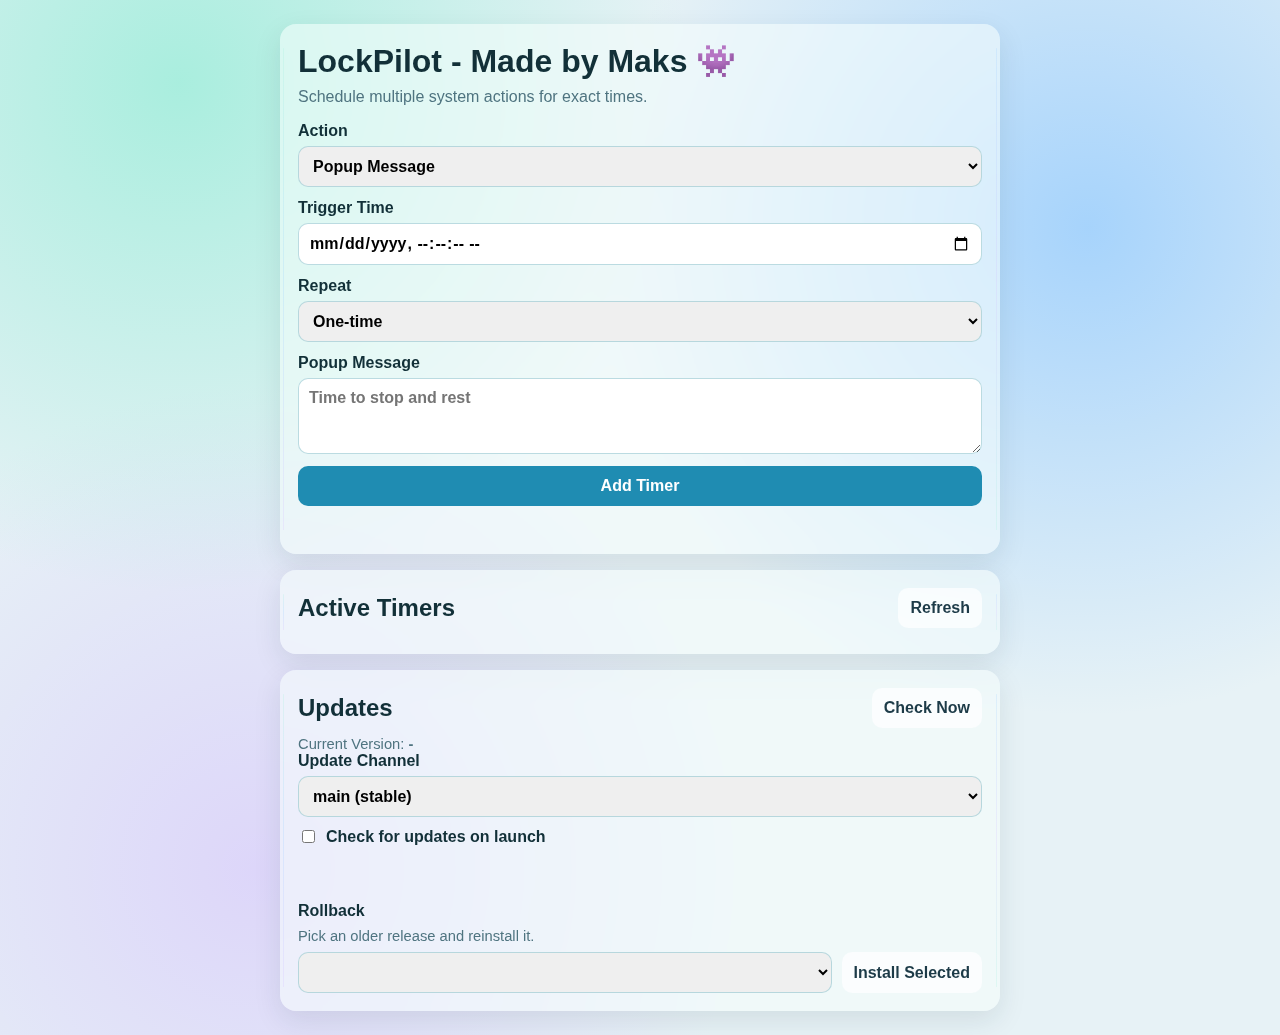
<file: packages/ui/index.html>
<!doctype html>
<html lang="en">
  <head>
    <meta charset="UTF-8" />
    <meta name="viewport" content="width=device-width, initial-scale=1.0" />
    <title>LockPilot - Made by Maks</title>
    <link rel="stylesheet" href="./styles.css" />
  </head>
  <body>
    <main class="app">
      <section class="card">
        <h1>LockPilot - Made by Maks 👾 </h1>
        <p class="subtitle">Schedule multiple system actions for exact times.</p>

        <form id="timer-form" class="form">
          <label>
            Action
            <select id="action" required>
              <option value="popup">Popup Message</option>
              <option value="lock">Lock Screen</option>
              <option value="shutdown">Shut Down Mac</option>
              <option value="reboot">Restart Mac</option>
            </select>
          </label>

          <label>
            Trigger Time
            <input id="target-time" type="datetime-local" step="1" required />
          </label>

          <label>
            Repeat
            <select id="recurrence-preset">
              <option value="none">One-time</option>
              <option value="daily">Daily</option>
              <option value="weekdays">Weekdays</option>
              <option value="every_n_hours">Every N Hours</option>
              <option value="every_n_minutes">Every N Minutes</option>
            </select>
          </label>

          <label id="interval-wrap" class="hidden">
            Interval
            <input id="interval-hours" type="number" min="1" max="1440" value="2" />
          </label>

          <label id="message-wrap">
            Popup Message
            <textarea id="message" rows="3" placeholder="Time to stop and rest" required></textarea>
          </label>

          <button type="submit">Add Timer</button>
        </form>

        <p id="status" class="status"></p>
      </section>

      <section class="card">
        <div class="header-row">
          <h2>Active Timers</h2>
          <button id="refresh" class="secondary">Refresh</button>
        </div>
        <ul id="timers" class="timer-list"></ul>
      </section>

      <section class="card">
        <div class="header-row">
          <h2>Updates</h2>
          <button id="check-updates" class="secondary">Check Now</button>
        </div>
        <p class="timer-meta">Current Version: <strong id="current-version">-</strong></p>
        <label>
          Update Channel
          <select id="update-channel">
            <option value="main">main (stable)</option>
            <option value="dev">dev (prerelease)</option>
          </select>
        </label>
        <label class="inline-toggle">
          <input id="auto-check-updates" type="checkbox" />
          Check for updates on launch
        </label>
        <p id="update-status" class="status"></p>

        <div id="update-result" class="update-panel hidden">
          <p class="timer-meta">
            New version: <strong id="latest-version">-</strong>
          </p>
          <p id="latest-notes" class="timer-meta"></p>
          <button id="install-latest">Install Latest In Channel</button>
        </div>

        <div class="rollback">
          <h3>Rollback</h3>
          <p class="timer-meta">Pick an older release and reinstall it.</p>
          <div class="rollback-row">
            <select id="rollback-version"></select>
            <button id="rollback-install" class="secondary">Install Selected</button>
          </div>
        </div>
      </section>
    </main>

    <script src="./app.js"></script>
  </body>
</html>
</file>
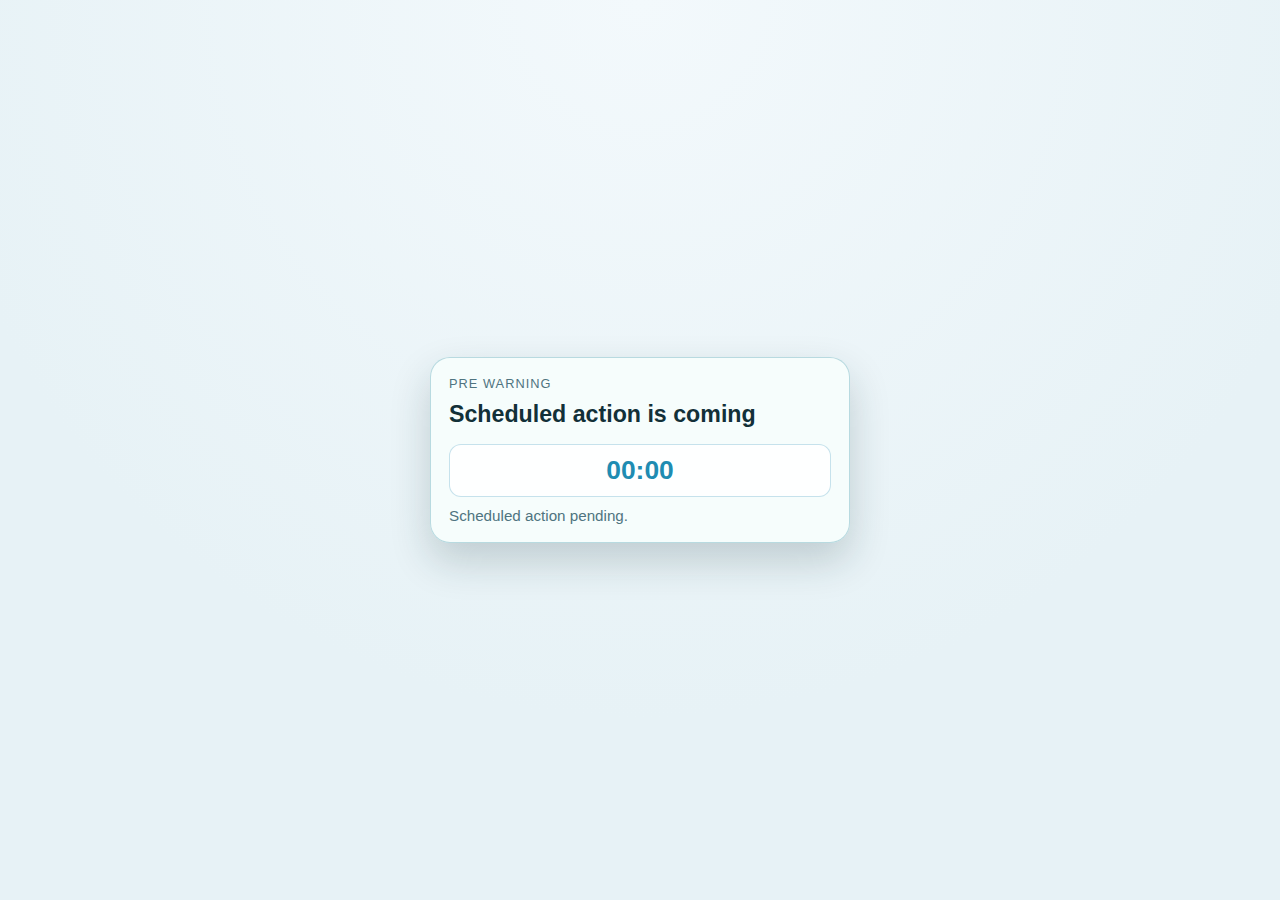
<file: packages/ui/prewarning.html>
<!doctype html>
<html lang="en">
  <head>
    <meta charset="UTF-8" />
    <meta name="viewport" content="width=device-width, initial-scale=1.0" />
    <title>LockPilot Warning</title>
    <style>
      :root {
        --bg: #e7f2f6;
        --panel: rgba(247, 253, 252, 0.95);
        --ink: #123038;
        --muted: #4f7480;
        --line: rgba(161, 205, 213, 0.72);
        --brand: #1f8cb2;
      }

      * { box-sizing: border-box; }

      body {
        margin: 0;
        min-height: 100vh;
        display: grid;
        place-items: center;
        background: radial-gradient(circle at top, #f3f9fc 0%, var(--bg) 65%);
        color: var(--ink);
        font-family: "Avenir Next", "Segoe UI", sans-serif;
      }

      .card {
        width: min(92vw, 420px);
        border-radius: 20px;
        padding: 18px;
        border: 1px solid var(--line);
        background: var(--panel);
        box-shadow: 0 18px 40px rgba(18, 48, 56, 0.2);
        display: grid;
        gap: 10px;
      }

      .kicker {
        margin: 0;
        color: var(--muted);
        font-size: 0.8rem;
        text-transform: uppercase;
        letter-spacing: 0.08em;
      }

      h1 {
        margin: 0;
        font-size: 1.45rem;
      }

      .countdown {
        margin-top: 6px;
        padding: 10px 12px;
        border-radius: 12px;
        border: 1px solid rgba(31, 140, 178, 0.25);
        background: rgba(255, 255, 255, 0.82);
        color: var(--brand);
        font-size: 1.65rem;
        font-weight: 700;
        text-align: center;
      }

      .sub {
        margin: 0;
        color: var(--muted);
        font-size: 0.95rem;
      }
    </style>
  </head>
  <body>
    <main class="card" aria-live="assertive">
      <p class="kicker">Pre Warning</p>
      <h1 id="action-label">Action incoming</h1>
      <div id="countdown" class="countdown">00:00</div>
      <p id="subline" class="sub">Scheduled action pending.</p>
    </main>

    <script>
      const params = new URLSearchParams(window.location.search);
      const action = String(params.get("action") || "action").toLowerCase();
      const warningMinutes = Number.parseInt(String(params.get("warning") || "0"), 10);
      let remaining = Number.parseInt(String(params.get("seconds") || "0"), 10);

      const actionLabelEl = document.getElementById("action-label");
      const countdownEl = document.getElementById("countdown");
      const sublineEl = document.getElementById("subline");

      const actionMap = {
        lock: "Lock screen is coming",
        shutdown: "Shutdown is coming",
        reboot: "Restart is coming",
        popup: "Popup message is coming",
      };

      const formatTime = (seconds) => {
        const clamped = Math.max(0, seconds);
        const minutes = Math.floor(clamped / 60);
        const secs = clamped % 60;
        const mm = String(minutes).padStart(2, "0");
        const ss = String(secs).padStart(2, "0");
        return `${mm}:${ss}`;
      };

      actionLabelEl.textContent = actionMap[action] || "Scheduled action is coming";
      sublineEl.textContent = warningMinutes > 0
        ? `Warning started ${warningMinutes} minute${warningMinutes === 1 ? "" : "s"} before run time.`
        : "Scheduled action pending.";

      const tick = () => {
        countdownEl.textContent = formatTime(remaining);
        if (remaining <= 0) {
          window.close();
          return;
        }
        remaining -= 1;
      };

      tick();
      window.setInterval(tick, 1000);
    </script>
  </body>
</html>
</file>
<file: packages/ui/styles.css>
:root {
  color-scheme: light;
  --bg: #e7f2f6;
  --panel: rgba(247, 253, 252, 0.58);
  --ink: #123038;
  --muted: #4f7480;
  --line: rgba(161, 205, 213, 0.72);
  --brand: #1f8cb2;
  --danger: #a13b4d;
}

* {
  box-sizing: border-box;
}

body {
  margin: 0;
  font-family: "Avenir Next", "Segoe UI", sans-serif;
  color: var(--ink);
  background:
    radial-gradient(circle at 14% 8%, rgba(143, 236, 212, 0.7) 0%, transparent 35%),
    radial-gradient(circle at 85% 22%, rgba(132, 195, 255, 0.65) 0%, transparent 36%),
    radial-gradient(circle at 20% 84%, rgba(207, 175, 255, 0.42) 0%, transparent 36%),
    var(--bg);
  min-height: 100vh;
}

.app {
  width: min(60vw, 840px);
  margin: 0 auto;
  padding: 24px;
  display: grid;
  gap: 16px;
}

.card {
  background: var(--panel);
  border-radius: 16px;
  padding: 18px;
  border: none;
  box-shadow: 0 10px 28px rgba(18, 48, 56, 0.1);
  backdrop-filter: blur(14px) saturate(1.08);
  -webkit-backdrop-filter: blur(14px) saturate(1.08);
  position: relative;
}

.card::before {
  content: "";
  position: absolute;
  left: 3px;
  top: 24px;
  bottom: 24px;
  width: 1px;
  border-radius: 2px;
  background: linear-gradient(180deg, rgba(143, 236, 212, 0.2), rgba(132, 195, 255, 0.2), rgba(207, 175, 255, 0.2));
}

.card::after {
  content: "";
  position: absolute;
  right: 3px;
  top: 24px;
  bottom: 24px;
  width: 1px;
  border-radius: 2px;
  background: linear-gradient(180deg, rgba(132, 195, 255, 0.18), rgba(207, 175, 255, 0.18), rgba(143, 236, 212, 0.18));
}

h1,
h2,
p {
  margin: 0;
}

h3 {
  margin: 0;
  font-size: 1rem;
}

.subtitle {
  margin-top: 8px;
  color: var(--muted);
}

.form {
  margin-top: 16px;
  display: grid;
  gap: 12px;
}

label {
  display: grid;
  gap: 6px;
  font-weight: 600;
}

select,
input,
textarea,
button {
  font: inherit;
}

select,
input,
textarea {
  border: 1px solid var(--line);
  border-radius: 10px;
  padding: 10px;
}

button {
  border: none;
  border-radius: 10px;
  padding: 11px 12px;
  background: var(--brand);
  color: #ffffff;
  font-weight: 700;
  cursor: pointer;
}

button.secondary {
  background: rgba(255, 255, 255, 0.66);
  color: #1d3b48;
  border: none;
}

button.danger {
  background: var(--danger);
}

.status {
  margin-top: 10px;
  color: var(--muted);
  min-height: 20px;
}

.header-row {
  display: flex;
  align-items: center;
  justify-content: space-between;
  margin-bottom: 8px;
}

.timer-list {
  list-style: none;
  padding: 0;
  margin: 0;
  display: grid;
  gap: 10px;
}

.timer-item {
  border: none;
  border-radius: 12px;
  padding: 12px;
  display: grid;
  gap: 8px;
  background: rgba(255, 255, 255, 0.62);
  box-shadow: 0 4px 16px rgba(20, 56, 64, 0.08);
}

.timer-top {
  display: flex;
  justify-content: space-between;
  align-items: center;
  gap: 10px;
}

.timer-meta {
  color: var(--muted);
  font-size: 0.92rem;
}

.empty {
  color: var(--muted);
  border: none;
  border-radius: 12px;
  padding: 12px;
  background: rgba(255, 255, 255, 0.45);
}

.inline-toggle {
  display: flex;
  align-items: center;
  gap: 8px;
  margin-top: 10px;
}

.update-panel {
  margin-top: 10px;
  border: none;
  border-radius: 12px;
  padding: 12px;
  display: grid;
  gap: 8px;
  background: rgba(255, 255, 255, 0.58);
  box-shadow: 0 4px 14px rgba(20, 56, 64, 0.07);
}

.rollback {
  margin-top: 14px;
  border-top: none;
  padding-top: 12px;
  display: grid;
  gap: 8px;
}

.rollback-row {
  display: flex;
  gap: 10px;
}

.rollback-row select {
  flex: 1;
}

.hidden {
  display: none;
}

.update-loading {
  position: fixed;
  inset: 0;
  background: rgba(12, 29, 36, 0.32);
  backdrop-filter: blur(4px);
  -webkit-backdrop-filter: blur(4px);
  display: grid;
  place-items: center;
  z-index: 9999;
}

.update-loading-card {
  min-width: 280px;
  max-width: 90vw;
  border-radius: 16px;
  padding: 20px 18px;
  background: rgba(247, 253, 252, 0.95);
  box-shadow: 0 20px 50px rgba(18, 48, 56, 0.24);
  border: 1px solid rgba(161, 205, 213, 0.6);
  display: grid;
  gap: 10px;
  justify-items: center;
}

.update-spinner {
  width: 42px;
  height: 42px;
  border-radius: 999px;
  border: 4px solid rgba(31, 140, 178, 0.2);
  border-top-color: var(--brand);
  animation: spin 0.85s linear infinite;
}

@keyframes spin {
  to {
    transform: rotate(360deg);
  }
}

@media (max-width: 640px) {
  .app {
    padding: 14px;
    width: 100%;
  }

  .timer-top {
    flex-direction: column;
    align-items: flex-start;
  }

  .rollback-row {
    flex-direction: column;
  }
}
</file>
